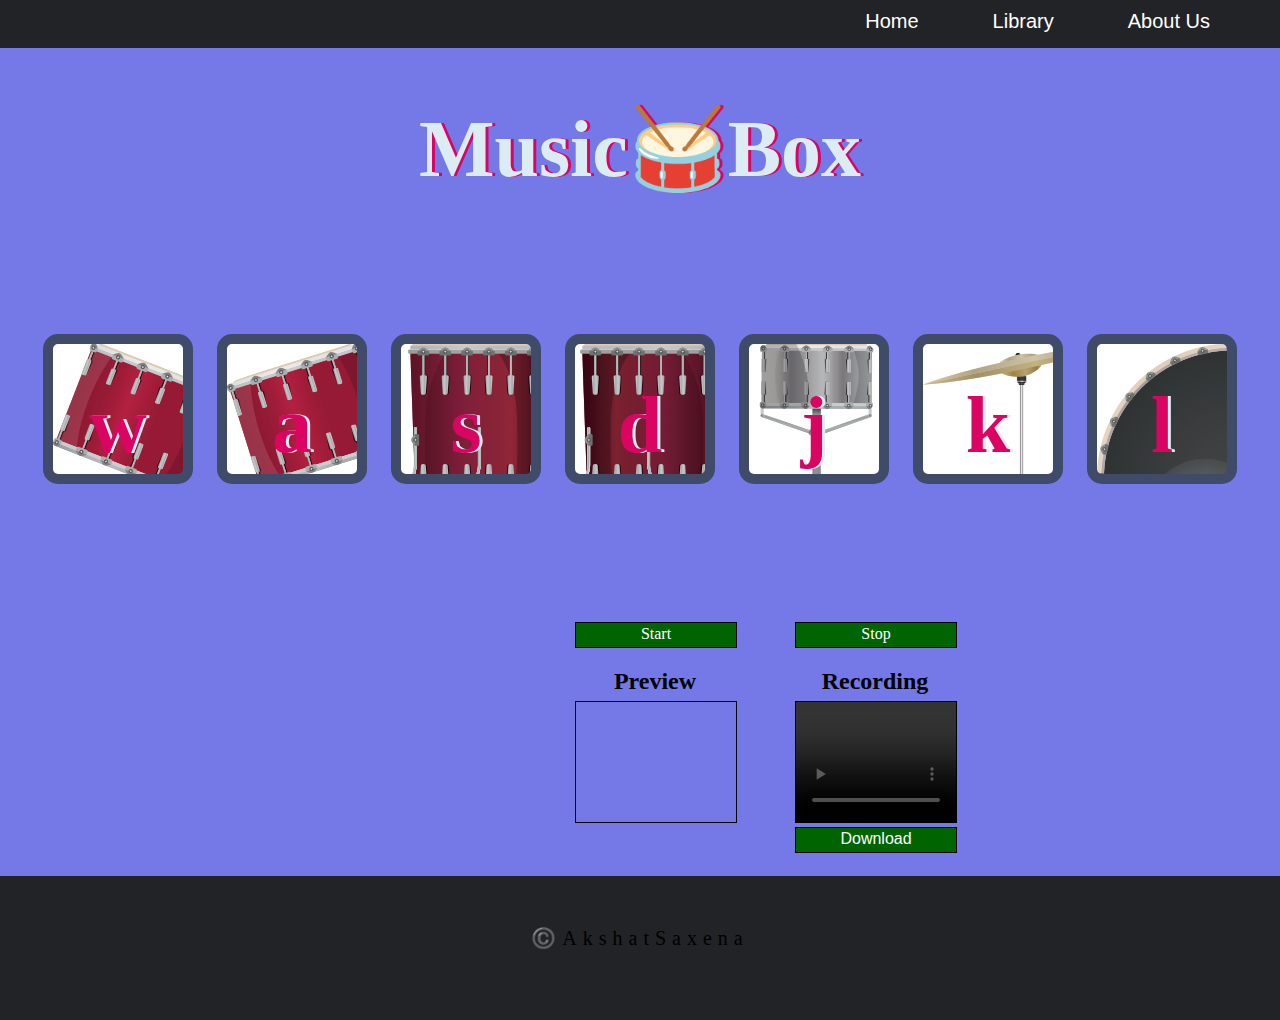
<file: index.html>
<!DOCTYPE html>
<html lang="en" dir="ltr">
  <head>
    <meta charset="utf-8">
    <title>Music Box</title>
    <link rel="stylesheet" href="index.css">
    <link rel="stylesheet" href="https://cdnjs.cloudflare.com/ajax/libs/font-awesome/4.7.0/css/font-awesome.min.css">
  </head>
  <body>
    <ul class="navbar">
      <a href="index.html">Home</a>
      <a href="">Library</a>
      <a href="about.html">About Us</a>
    </ul>
    <h1 id="title">Music🥁Box</h1>
  <div class="set">
    <button class="w drum">w</button>
    <button class="a drum">a</button>
    <button class="s drum">s</button>
    <button class="d drum">d</button>
    <button class="j drum">j</button>
    <button class="k drum">k</button>
    <button class="l drum">l</button>
  </div>
  <div class="left">
  <div id="startButton" class="button">
    Start
  </div>
  <h2>Preview</h2>
  <video id="preview" width="160" height="120" autoplay muted></video>
</div>
<div class="right">
  <div id="stopButton" class="button">
    Stop
  </div>
  <h2>Recording</h2>
  <video id="recording" width="160" height="120" controls></video>
  <a id="downloadButton" class="button">Download</a>
</div>
<div class="bottom">
  <pre id="log"></pre>
</div>
      <div class="footer">
        <p>©️AkshatSaxena</p>
      </div>
  </body>
  <script src="index.js" charset="utf-8"></script>
</html>
</file>
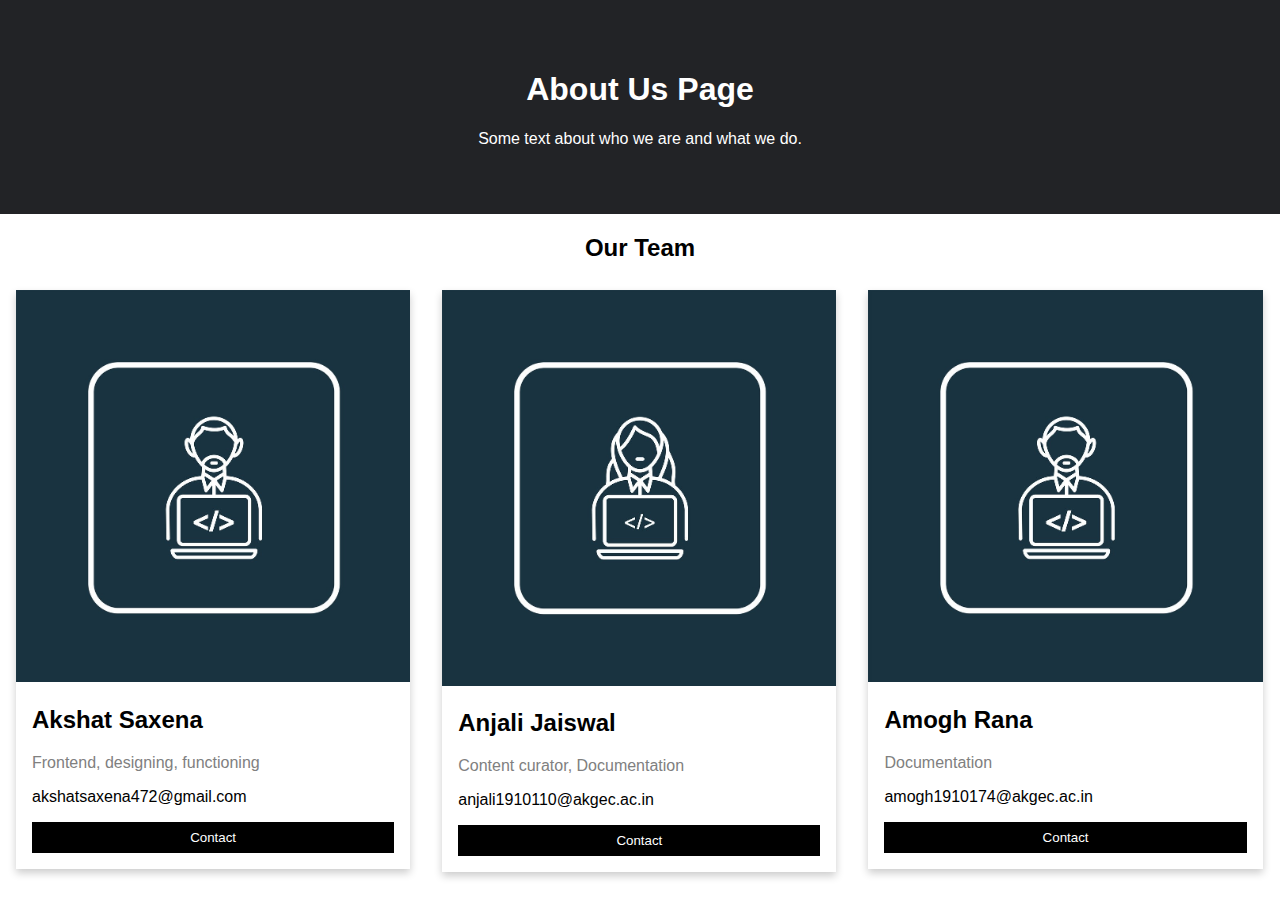
<file: about.html>
<!DOCTYPE html>
<html lang="en" dir="ltr">
  <head>
    <meta charset="utf-8">
    <title>Music Box</title>
    <link rel="stylesheet" href="about.css">
  </head>
  <body>
    <div class="about-section">
      <h1>About Us Page</h1>
      <p>Some text about who we are and what we do.</p>
    </div>

    <h2 style="text-align:center">Our Team</h2>
    <div class="row">
      <div class="column">
        <div class="card">
          <img src="boy.jpg" alt="Jane" style="width:100%">
          <div class="container">
            <h2>Akshat Saxena</h2>
            <p class="title">Frontend, designing, functioning</p>
            <p>akshatsaxena472@gmail.com</p>
            <p><button class="button"><a href="mailto:akshatsaxena472@gmail.com">Contact</a></button></p>
          </div>
        </div>
      </div>

      <div class="column">
        <div class="card">
          <img src="girl.jpg" alt="Mike" style="width:100%">
          <div class="container">
            <h2>Anjali Jaiswal</h2>
            <p class="title">Content curator, Documentation</p>
            <p>anjali1910110@akgec.ac.in</p>
            <p><button class="button"><a href="mailto:anjali1910110@akgec.ac.in">Contact</a></button></p>
          </div>
        </div>
      </div>

      <div class="column">
        <div class="card">
          <img src="boy.jpg" alt="John" style="width:100%">
          <div class="container">
            <h2>Amogh Rana</h2>
            <p class="title">Documentation</p>
            <p>amogh1910174@akgec.ac.in</p>
            <p><button class="button"><a href="mailto:amogh1910174@akgec.ac.in">Contact</a></button></p>
          </div>
        </div>
      </div>
    </div>
  </body>
</html>
</file>
<file: index.css>
html,body{
  margin: 0;
  background-color: #7579e7;
  text-align: center;
  }
.navbar{
background-color: #222326;
margin-top: 0;
padding-top: 10px;
padding-bottom: 15px;
text-align: right;
}
a{
  font-family: sans-serif;
  text-decoration: none;
  font-size: 20px;
  margin-right: 70px;
  color: white;
}
a:hover{
  color: #1ed760;
}
p{
  font-size: 20px;
  padding-top: 10px;
  letter-spacing: 0.3em;
}
.footer{
  padding-top: 20px;
  padding-bottom: 50px;
  font-family:serif;
  background-color: #222326;
  font-size: 10px;
  letter-spacing: 0.1em;
  margin-bottom: 0;
}
.w {
  background-image: url("tom1.png");
}

.a {
  background-image: url("tom2.png");
}

.s {
  background-image: url("tom3.png");
}

.d {
  background-image: url("tom4.png");
}

.j {
  background-image: url("snare.png");
}

.k {
  background-image: url("crash.png");
}

.l {
  background-image: url("kick.png");
}

.set {
  margin: 10% auto;
}

.pressed {
  box-shadow: 0 3px 4px 0 #DBEDF3;
  opacity: 0.5;
}

.red {
  color: red;
}

.drum {
  outline: none;
  border: 10px solid #404B69;
  font-size: 5rem;
  font-family: 'Arvo', cursive;
  line-height: 2;
  font-weight: 900;
  color: #DA0463;
  text-shadow: 3px 0 #DBEDF3;
  border-radius: 15px;
  display: inline-block;
  width: 150px;
  height: 150px;
  text-align: center;
  margin: 10px;
  background-color: white;
}
#title{
  font-size: 5rem;
  color: #DBEDF3;
  font-family: "Arvo", cursive;
  text-shadow: 3px 0 #DA0463;
}
video {
  margin-top: 2px;
  border: 1px solid black;
}

.button {
  cursor: pointer;
  display: block;
  width: 160px;
  border: 1px solid black;
  font-size: 16px;
  text-align: center;
  padding-top: 2px;
  padding-bottom: 4px;
  color: white;
  background-color: darkgreen;
  text-decoration: none;
}

h2 {
  margin-bottom: 4px;
}

.left {
  margin-left: 575px;
  margin-right: 10px;
  float: left;
  width: 160px;
  padding: 0px;
}

.right {
  margin-left: 50px;
  float: left;
  width: 160px;
  padding: 0px;
}

.bottom {
  clear: both;
  padding-top: 10px;
}
</file>
<file: about.css>
body {
  font-family: Arial, Helvetica, sans-serif;
  margin: 0;
}

html {
  box-sizing: border-box;
}

*, *:before, *:after {
  box-sizing: inherit;
}

.column {
  float: left;
  width: 33.3%;
  margin-bottom: 16px;
  padding: 0 8px;
}

.card {
  box-shadow: 0 4px 8px 0 rgba(0, 0, 0, 0.2);
  margin: 8px;
}

.about-section {
  padding: 50px;
  text-align: center;
  background-color: #222326;
  color: white;
}

.container {
  padding: 0 16px;
}

.container::after, .row::after {
  content: "";
  clear: both;
  display: table;
}

.title {
  color: grey;
}

.button {
  border: none;
  outline: 0;
  display: inline-block;
  padding: 8px;
  color: white;
  background-color: #000;
  text-align: center;
  cursor: pointer;
  width: 100%;
}

.button:hover {
  background-color: #555;
}

@media screen and (max-width: 650px) {
  .column {
    width: 100%;
    display: block;
  }
}
a{
  text-decoration: none;
  color: white;
}
a:hover{
  color: #1ed760;
}
</file>
